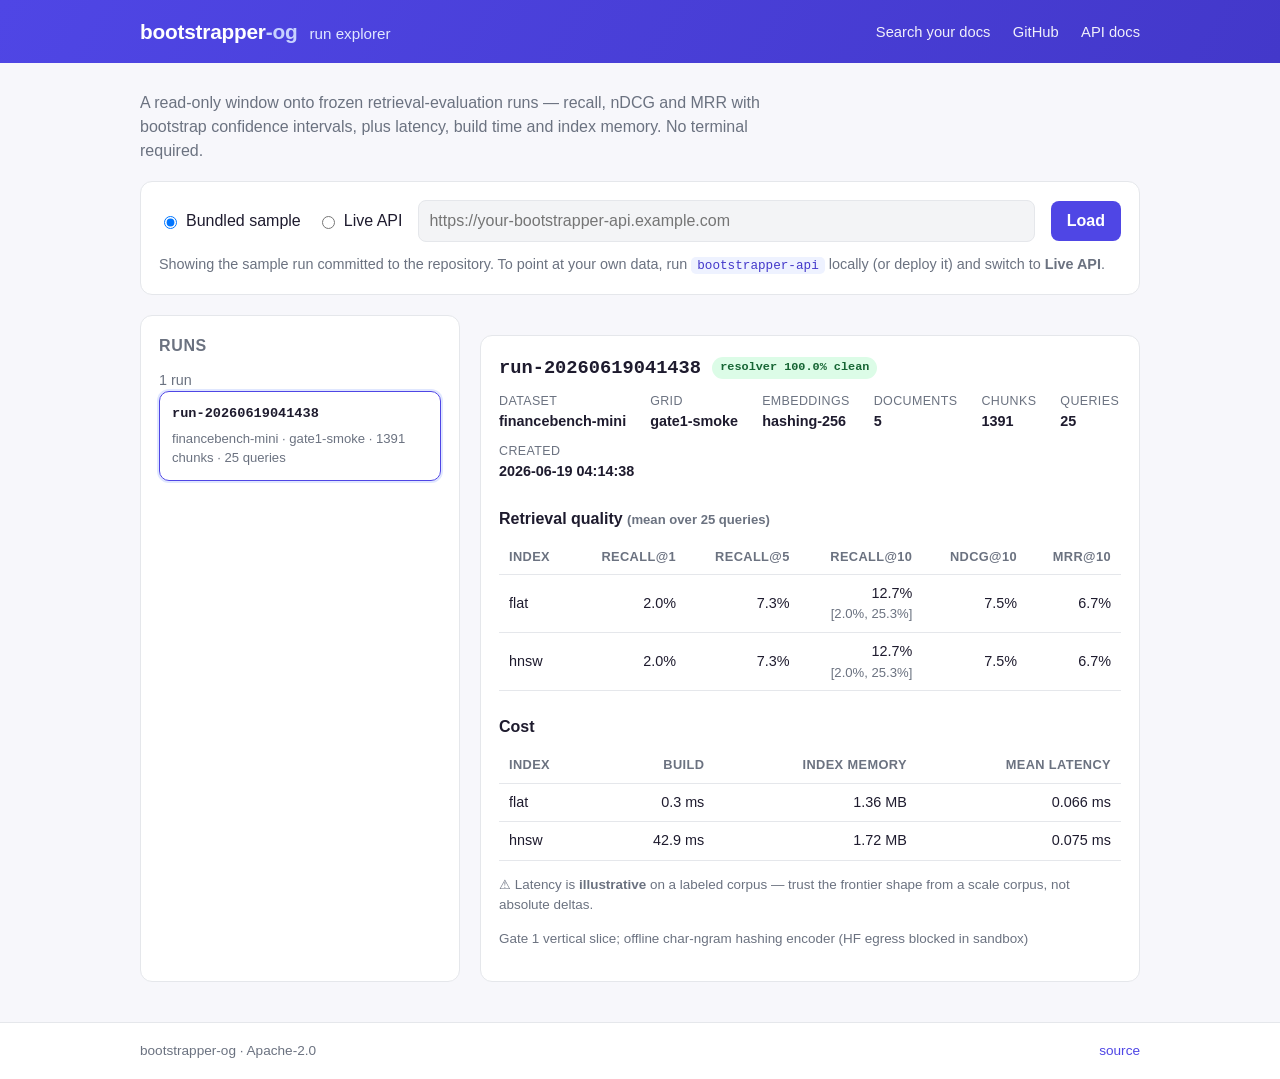
<file: web/index.html>
<!DOCTYPE html>
<html lang="en">
<head>
  <meta charset="utf-8" />
  <meta name="viewport" content="width=device-width, initial-scale=1" />
  <title>bootstrapper-og · run explorer</title>
  <meta name="description" content="A read-only explorer for bootstrapper-og ANN retrieval-evaluation runs: recall, nDCG and MRR with bootstrap confidence intervals." />
  <link rel="stylesheet" href="./styles.css" />
</head>
<body>
  <header class="site-header">
    <div class="wrap">
      <div class="brand">
        <span class="logo">bootstrapper<span class="logo-accent">-og</span></span>
        <span class="tagline">run explorer</span>
      </div>
      <nav class="links">
        <a href="./search.html">Search your docs</a>
        <a href="https://github.com/optiquant/bootstrapper-og" target="_blank" rel="noopener">GitHub</a>
        <a href="https://github.com/optiquant/bootstrapper-og#http-api" target="_blank" rel="noopener">API docs</a>
      </nav>
    </div>
  </header>

  <main class="wrap">
    <section class="intro">
      <p>
        A read-only window onto frozen retrieval-evaluation runs — recall, nDCG and MRR with
        bootstrap confidence intervals, plus latency, build time and index memory. No terminal
        required.
      </p>
    </section>

    <section class="source card">
      <div class="source-row">
        <label>
          <input type="radio" name="src" value="bundled" checked />
          Bundled sample
        </label>
        <label>
          <input type="radio" name="src" value="live" />
          Live API
        </label>
        <input
          id="api-base"
          type="url"
          placeholder="https://your-bootstrapper-api.example.com"
          disabled
          aria-label="API base URL"
        />
        <button id="reload" type="button">Load</button>
      </div>
      <p class="source-hint" id="source-hint">
        Showing the sample run committed to the repository. To point at your own data, run
        <code>bootstrapper-api</code> locally (or deploy it) and switch to <strong>Live API</strong>.
      </p>
    </section>

    <div class="grid">
      <section class="runs card" aria-label="Runs">
        <h2>Runs</h2>
        <div id="runs-status" class="status">Loading…</div>
        <ul id="runs-list" class="runs-list"></ul>
      </section>

      <section class="detail card" aria-label="Run detail">
        <div id="detail" class="detail-empty">Select a run to see its results.</div>
      </section>
    </div>
  </main>

  <footer class="site-footer">
    <div class="wrap">
      <span>bootstrapper-og · Apache-2.0</span>
      <a href="https://github.com/optiquant/bootstrapper-og" target="_blank" rel="noopener">source</a>
    </div>
  </footer>

  <script src="./app.js"></script>
</body>
</html>
</file>
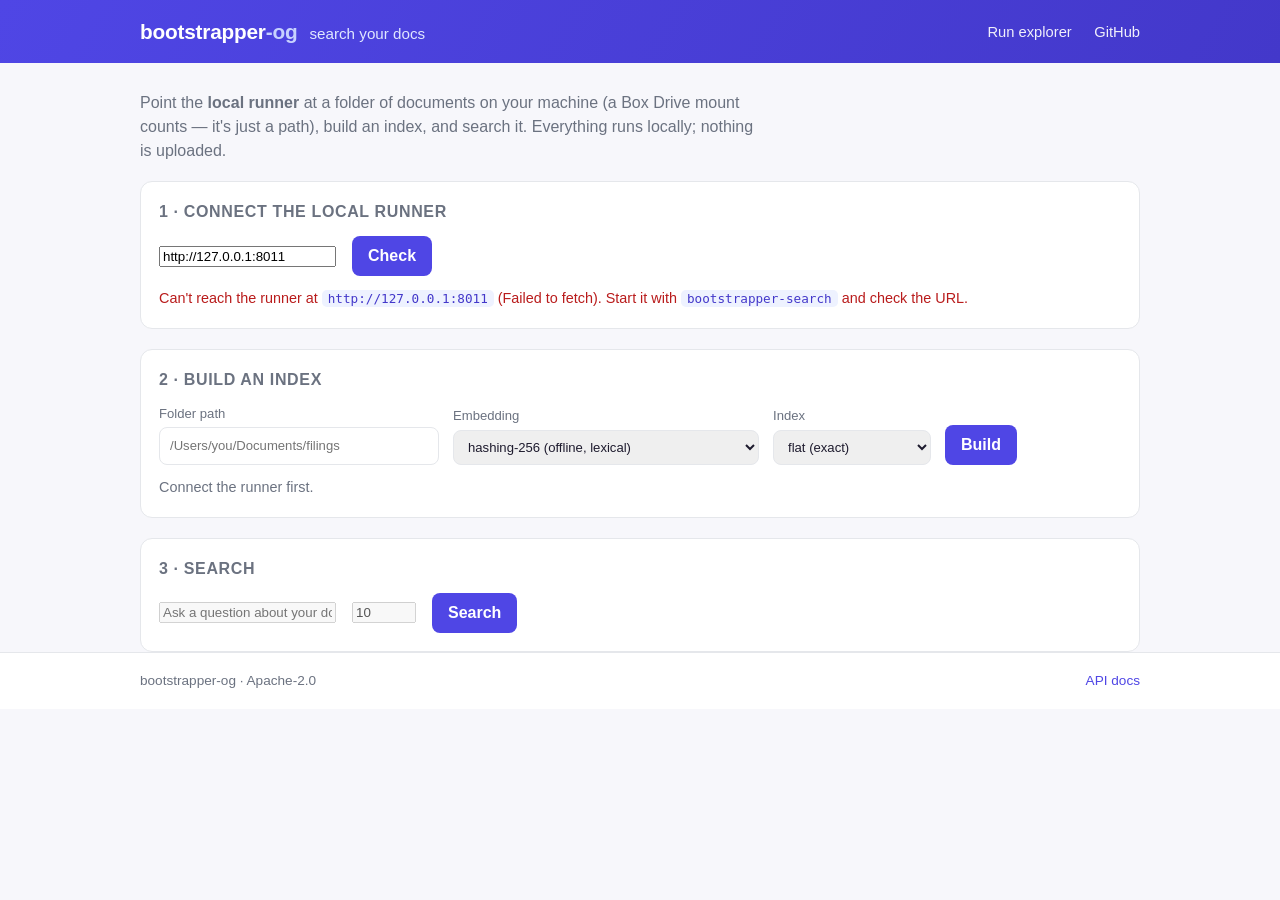
<file: web/search.html>
<!DOCTYPE html>
<html lang="en">
<head>
  <meta charset="utf-8" />
  <meta name="viewport" content="width=device-width, initial-scale=1" />
  <title>bootstrapper-og · search your docs</title>
  <meta name="description" content="Index a local folder of documents with the bootstrapper-og local runner and search it interactively." />
  <link rel="stylesheet" href="./styles.css" />
</head>
<body>
  <header class="site-header">
    <div class="wrap">
      <div class="brand">
        <span class="logo">bootstrapper<span class="logo-accent">-og</span></span>
        <span class="tagline">search your docs</span>
      </div>
      <nav class="links">
        <a href="./index.html">Run explorer</a>
        <a href="https://github.com/optiquant/bootstrapper-og" target="_blank" rel="noopener">GitHub</a>
      </nav>
    </div>
  </header>

  <main class="wrap">
    <section class="intro">
      <p>
        Point the <strong>local runner</strong> at a folder of documents on your machine (a Box
        Drive mount counts — it's just a path), build an index, and search it. Everything runs
        locally; nothing is uploaded.
      </p>
    </section>

    <section class="card">
      <h2>1 · Connect the local runner</h2>
      <div class="source-row">
        <input id="runner-base" type="url" value="http://127.0.0.1:8011" aria-label="Local runner base URL" />
        <button id="ping" type="button">Check</button>
      </div>
      <p class="source-hint" id="runner-hint">
        Start it with <code>pip install -e ".[api]"</code> then <code>bootstrapper-search</code>,
        and press <strong>Check</strong>.
      </p>
    </section>

    <section class="card">
      <h2>2 · Build an index</h2>
      <div class="form-grid">
        <label>Folder path
          <input id="path" type="text" placeholder="/Users/you/Documents/filings" />
        </label>
        <label>Embedding
          <select id="embedding">
            <option value="hashing-256">hashing-256 (offline, lexical)</option>
            <option value="bge-small">bge-small (semantic, needs the embed extra)</option>
          </select>
        </label>
        <label>Index
          <select id="index-family">
            <option value="flat">flat (exact)</option>
            <option value="hnsw">hnsw (approximate)</option>
          </select>
        </label>
        <button id="build" type="button">Build</button>
      </div>
      <p class="source-hint" id="build-hint">Connect the runner first.</p>
    </section>

    <section class="card">
      <h2>3 · Search</h2>
      <div class="source-row">
        <input id="query" type="text" placeholder="Ask a question about your documents…" disabled aria-label="Query" />
        <input id="k" type="number" min="1" max="50" value="10" disabled aria-label="Number of results" />
        <button id="search" type="button" disabled>Search</button>
      </div>
      <div id="results"></div>
    </section>
  </main>

  <footer class="site-footer">
    <div class="wrap">
      <span>bootstrapper-og · Apache-2.0</span>
      <a href="https://github.com/optiquant/bootstrapper-og#http-api" target="_blank" rel="noopener">API docs</a>
    </div>
  </footer>

  <script src="./search.js"></script>
</body>
</html>
</file>
<file: web/styles.css>
:root {
  --indigo: #4f46e5;
  --indigo-dark: #4338ca;
  --amber: #f59e0b;
  --ink: #1e1b2e;
  --muted: #6b7280;
  --line: #e5e7eb;
  --bg: #f7f7fb;
  --card: #ffffff;
  --radius: 12px;
}

* { box-sizing: border-box; }

body {
  margin: 0;
  font-family: -apple-system, BlinkMacSystemFont, "Segoe UI", Roboto, Helvetica, Arial, sans-serif;
  color: var(--ink);
  background: var(--bg);
  line-height: 1.5;
}

.wrap {
  max-width: 1040px;
  margin: 0 auto;
  padding: 0 20px;
}

/* header */
.site-header {
  background: linear-gradient(120deg, var(--indigo), var(--indigo-dark));
  color: #fff;
}
.site-header .wrap {
  display: flex;
  align-items: center;
  justify-content: space-between;
  padding-top: 16px;
  padding-bottom: 16px;
}
.brand { display: flex; align-items: baseline; gap: 12px; }
.logo { font-weight: 700; font-size: 1.3rem; letter-spacing: -0.01em; }
.logo-accent { color: #c7d2fe; }
.tagline { color: #e0e7ff; font-size: 0.95rem; }
.links a {
  color: #fff;
  text-decoration: none;
  margin-left: 18px;
  font-size: 0.92rem;
  opacity: 0.92;
  border-bottom: 1px solid transparent;
}
.links a:hover { border-bottom-color: #fff; opacity: 1; }

/* intro */
.intro { margin: 28px 0 18px; color: var(--muted); max-width: 70ch; }

/* cards */
.card {
  background: var(--card);
  border: 1px solid var(--line);
  border-radius: var(--radius);
  padding: 18px;
}

/* source selector */
.source { margin-bottom: 20px; }
.source-row {
  display: flex;
  align-items: center;
  gap: 16px;
  flex-wrap: wrap;
}
.source-row label { display: flex; align-items: center; gap: 6px; cursor: pointer; }
#api-base {
  flex: 1 1 280px;
  min-width: 220px;
  padding: 8px 10px;
  border: 1px solid var(--line);
  border-radius: 8px;
  font: inherit;
}
#api-base:disabled { background: #f3f4f6; color: #9ca3af; }
#reload {
  padding: 8px 16px;
  border: 0;
  border-radius: 8px;
  background: var(--indigo);
  color: #fff;
  font: inherit;
  font-weight: 600;
  cursor: pointer;
}
#reload:hover { background: var(--indigo-dark); }
.source-hint { margin: 12px 0 0; color: var(--muted); font-size: 0.9rem; }
.source-hint.error { color: #b91c1c; }
code {
  background: #eef2ff;
  color: var(--indigo-dark);
  padding: 1px 6px;
  border-radius: 5px;
  font-size: 0.88em;
}

/* layout grid */
.grid {
  display: grid;
  grid-template-columns: 320px 1fr;
  gap: 20px;
  margin-bottom: 40px;
}
@media (max-width: 760px) {
  .grid { grid-template-columns: 1fr; }
}

h2 { font-size: 1rem; text-transform: uppercase; letter-spacing: 0.04em; color: var(--muted); margin: 0 0 12px; }
.status { color: var(--muted); font-size: 0.9rem; }

/* runs list */
.runs-list { list-style: none; margin: 0; padding: 0; }
.run-item {
  padding: 12px;
  border: 1px solid var(--line);
  border-radius: 10px;
  margin-bottom: 10px;
  cursor: pointer;
  transition: border-color 0.12s, box-shadow 0.12s;
}
.run-item:hover { border-color: var(--indigo); }
.run-item.active { border-color: var(--indigo); box-shadow: 0 0 0 2px #e0e7ff; }
.run-item .rid { font-weight: 600; font-family: ui-monospace, SFMono-Regular, Menlo, monospace; font-size: 0.85rem; }
.run-item .meta { color: var(--muted); font-size: 0.82rem; margin-top: 4px; }

/* detail */
.detail-empty { color: var(--muted); padding: 40px 8px; text-align: center; }
.detail h3 { margin: 0 0 4px; font-family: ui-monospace, SFMono-Regular, Menlo, monospace; }
.facts { display: flex; flex-wrap: wrap; gap: 10px 24px; margin: 10px 0 22px; }
.fact { font-size: 0.9rem; }
.fact .k { color: var(--muted); display: block; font-size: 0.78rem; text-transform: uppercase; letter-spacing: 0.03em; }
.fact .v { font-weight: 600; }

.badge {
  display: inline-block;
  padding: 2px 8px;
  border-radius: 999px;
  font-size: 0.74rem;
  font-weight: 600;
  vertical-align: middle;
}
.badge.clean { background: #dcfce7; color: #166534; }
.badge.warn { background: #fef3c7; color: #92400e; }

/* metrics table */
table { width: 100%; border-collapse: collapse; font-size: 0.9rem; }
th, td { text-align: right; padding: 8px 10px; border-bottom: 1px solid var(--line); }
th:first-child, td:first-child { text-align: left; }
thead th { color: var(--muted); font-weight: 600; font-size: 0.8rem; text-transform: uppercase; letter-spacing: 0.03em; }
tbody tr:hover { background: #fafafe; }
.ci { color: var(--muted); font-size: 0.82rem; }
.section-label { margin: 24px 0 8px; font-weight: 600; }
.note { color: var(--muted); font-size: 0.84rem; margin-top: 14px; }

/* search: build form */
.form-grid {
  display: flex;
  flex-wrap: wrap;
  gap: 14px;
  align-items: end;
}
.form-grid label {
  display: flex;
  flex-direction: column;
  gap: 4px;
  font-size: 0.82rem;
  color: var(--muted);
}
.form-grid input,
.form-grid select {
  padding: 8px 10px;
  border: 1px solid var(--line);
  border-radius: 8px;
  font: inherit;
  color: var(--ink);
}
.form-grid input[type="text"] { min-width: 280px; }
.form-grid button,
#ping,
#search {
  padding: 8px 16px;
  border: 0;
  border-radius: 8px;
  background: var(--indigo);
  color: #fff;
  font: inherit;
  font-weight: 600;
  cursor: pointer;
}
.form-grid button:hover,
#ping:hover,
#search:hover { background: var(--indigo-dark); }
#k { width: 64px; }

/* search: hits */
.card + .card { margin-top: 20px; }
.hit {
  border: 1px solid var(--line);
  border-radius: 10px;
  padding: 12px 14px;
  margin-bottom: 10px;
}
.hit-head {
  display: flex;
  justify-content: space-between;
  align-items: baseline;
  gap: 12px;
  margin-bottom: 6px;
}
.hit-doc { font-weight: 600; font-family: ui-monospace, SFMono-Regular, Menlo, monospace; font-size: 0.85rem; }
.hit-text { margin: 0; font-size: 0.92rem; color: #374151; }

/* footer */
.site-footer {
  border-top: 1px solid var(--line);
  background: #fff;
}
.site-footer .wrap {
  display: flex;
  justify-content: space-between;
  padding: 18px 20px;
  color: var(--muted);
  font-size: 0.85rem;
}
.site-footer a { color: var(--indigo); text-decoration: none; }
</file>
